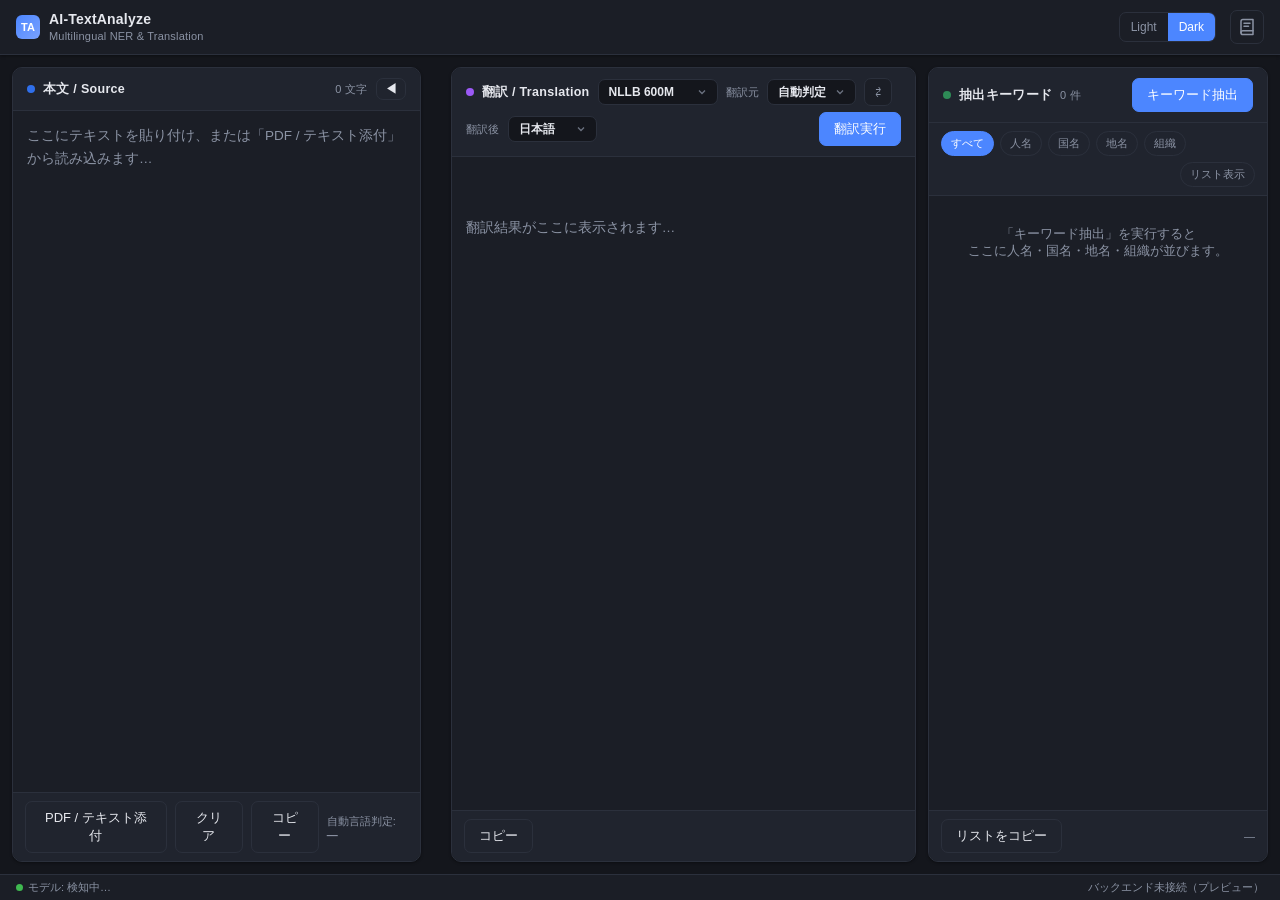
<file: frontend/index.html>
<!DOCTYPE html>
<html lang="ja" data-theme="dark">
<head>
  <meta charset="UTF-8">
  <meta name="viewport" content="width=device-width, initial-scale=1.0">
  <title>AI-TextAnalyze</title>
  <link rel="stylesheet" href="style.css">
</head>
<body>

  <div class="topbar">
    <div class="brand">
      <div class="logo">TA</div>
      <div>
        AI-TextAnalyze
        <br><small>Multilingual NER &amp; Translation</small>
      </div>
    </div>
    <div class="spacer"></div>
    <div class="toggle" id="themeToggle">
      <button data-t="light" onclick="setTheme('light')">Light</button>
      <button data-t="dark" class="active" onclick="setTheme('dark')">Dark</button>
    </div>
    <button type="button" class="help-btn" id="btnHelp" onclick="openHelp()" title="ヘルプ" aria-label="ヘルプを開く">
      <svg width="18" height="18" viewBox="0 0 24 24" fill="none" stroke="currentColor" stroke-width="2" stroke-linecap="round" stroke-linejoin="round" aria-hidden="true">
        <path d="M4 19.5A2.5 2.5 0 0 1 6.5 17H20"/>
        <path d="M6.5 2H20v20H6.5A2.5 2.5 0 0 1 4 19.5v-15A2.5 2.5 0 0 1 6.5 2z"/>
        <path d="M8 7h8M8 11h6"/>
      </svg>
    </button>
  </div>

  <div class="workspace" id="workspace">
    <div class="panel panel-source" id="sourcePanel">
      <div class="panel-head">
        <span class="dot" style="background:#2f6feb"></span>
        <span class="panel-title">本文 / Source</span>
        <span class="count" id="charCount">0 文字</span>
        <button
          class="btn ghost icon-btn"
          id="btnToggleSource"
          type="button"
          title="本文を折りたたむ"
          aria-label="本文サイドバーを折りたたむ"
          onclick="toggleSourceSidebar()"
        >◀</button>
      </div>
      <button
        class="source-rail"
        id="sourceRail"
        type="button"
        title="本文を展開"
        aria-label="本文サイドバーを展開"
        onclick="toggleSourceSidebar()"
      >
        <span class="source-rail-icon">▶</span>
        <span class="source-rail-label">本文</span>
        <span class="source-rail-count" id="charCountRail">0</span>
      </button>
      <div class="panel-body source-body">
        <div
          id="source"
          class="text-surface source-surface"
          contenteditable="true"
          spellcheck="false"
          data-placeholder="ここにテキストを貼り付け、または「PDF / テキスト添付」から読み込みます…"
        ></div>
        <!-- 翻訳後: unit 単位で本文側もクリック連動ハイライトする -->
        <div
          id="sourceAlignView"
          class="text-surface source-surface align-units-view"
          hidden
          aria-label="本文（対応ハイライト）"
        ></div>
      </div>
      <div class="panel-foot source-foot">
        <button class="btn ghost" id="btnAttach" type="button" onclick="attachFile()">PDF / テキスト添付</button>
        <button class="btn ghost" type="button" onclick="clearAll()">クリア</button>
        <button class="btn ghost" id="btnCopySource" type="button" onclick="copySource()">コピー</button>
        <span class="hint">自動言語判定: <b id="detLang">—</b></span>
      </div>
    </div>

    <div class="splitter" id="splitter" role="separator" aria-orientation="vertical" aria-label="本文と翻訳の幅を変更"></div>

    <div class="main-panels" id="mainPanels">
      <div class="panel panel-translate">
        <div class="panel-head trans-head">
          <span class="dot" style="background:#9b59f6"></span>
          <span class="panel-title">翻訳 / Translation</span>
          <label class="mt-model-picker compact">
            <select id="mtModelSelect" onchange="onMtModelChange()" aria-label="翻訳モデル選択">
              <option value="nllb-600m">NLLB 600M</option>
              <option value="nllb-1.3b">NLLB 1.3B</option>
            </select>
          </label>
          <span class="lbl">翻訳元</span>
          <select id="srcLang" aria-label="翻訳元言語">
            <option value="auto">自動判定</option>
            <option value="ja">日本語</option>
            <option value="en">English</option>
            <option value="zh">中文</option>
            <option value="ru">Русский</option>
            <option value="ko">한국어</option>
          </select>
          <button class="swap" type="button" title="入れ替え" aria-label="翻訳元と翻訳後を入れ替え" onclick="swapLang()">⇄</button>
          <span class="lbl">翻訳後</span>
          <select id="tgtLang" aria-label="翻訳後言語">
            <option value="ja" selected>日本語</option>
            <option value="en">English</option>
            <option value="zh">中文</option>
            <option value="ru">Русский</option>
            <option value="ko">한국어</option>
          </select>
          <button class="btn primary" id="btnTranslate" type="button" onclick="translateText()">翻訳実行</button>
        </div>
        <div class="panel-body">
          <div id="targetView" class="text-surface target-surface" aria-label="翻訳結果">
            <div class="target-empty">翻訳結果がここに表示されます…</div>
          </div>
        </div>
        <div class="panel-foot translate-foot">
          <button class="btn ghost" id="btnCopyTarget" type="button" onclick="copyTarget()">コピー</button>
        </div>
      </div>

      <div class="panel panel-keywords">
        <div class="panel-head kw-head">
          <span class="dot" style="background:#2e8b57"></span>
          <span class="panel-title">抽出キーワード</span>
          <span class="count" id="kwCount">0 件</span>
          <button class="btn primary" id="btnExtract" type="button" onclick="extract()">キーワード抽出</button>
        </div>
        <div class="kw-toolbar">
          <button class="chip on" data-f="all" type="button" onclick="filterKw(this)">すべて</button>
          <button class="chip" data-f="per" type="button" onclick="filterKw(this)">人名</button>
          <button class="chip" data-f="country" type="button" onclick="filterKw(this)">国名</button>
          <button class="chip" data-f="city" type="button" onclick="filterKw(this)">地名</button>
          <button class="chip" data-f="org" type="button" onclick="filterKw(this)">組織</button>
          <button class="chip" style="margin-left:auto" type="button" onclick="toggleRaw()">リスト表示</button>
        </div>
        <div class="kw-list" id="kwList">
          <div class="kw-empty" style="padding:24px 14px;color:var(--text-sub);font-size:12.5px;text-align:center;">
            「キーワード抽出」を実行すると<br>ここに人名・国名・地名・組織が並びます。
          </div>
        </div>
        <pre class="kw-raw" id="kwRaw"></pre>
        <div class="panel-foot">
          <button class="btn ghost" type="button" onclick="copyRaw()">リストをコピー</button>
          <span class="hint" id="kwHint">—</span>
        </div>
      </div>
    </div>
  </div>

  <div class="statusbar">
    <span id="modelStatus"><span class="status-dot" id="statusDot"></span>モデル: 検知中…</span>
    <span class="spacer"></span>
    <span id="statusMsg">準備中…</span>
  </div>

  <div class="progress-overlay" id="progressOverlay" style="display:flex" aria-live="polite">
    <div class="progress-box">
      <div class="progress-label" id="progressLabel">起動中…</div>
      <div class="progress-track" id="progressTrack">
        <div class="progress-bar indeterminate" id="progressBar" style="width:35%"></div>
      </div>
      <div class="progress-detail" id="progressDetail">UI を準備しています</div>
    </div>
  </div>

  <script src="app.js"></script>
</body>
</html>
</file>
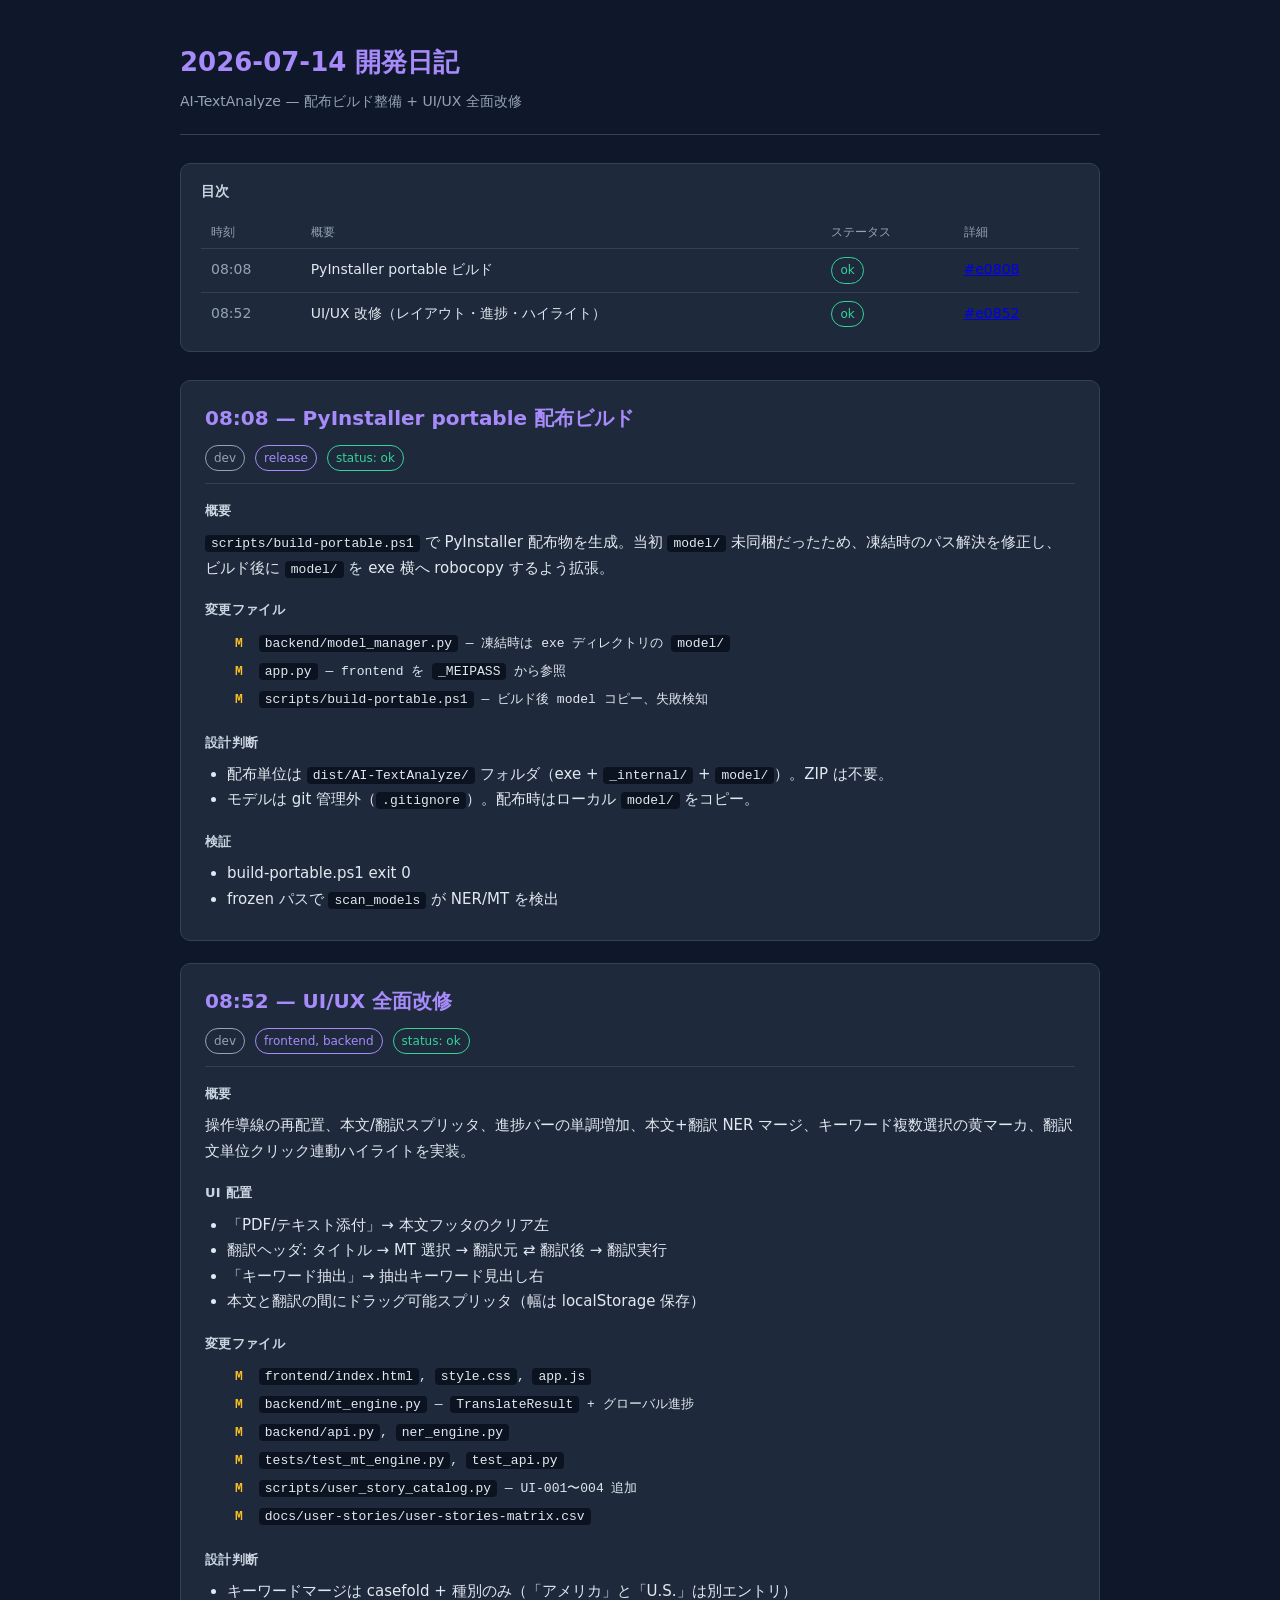
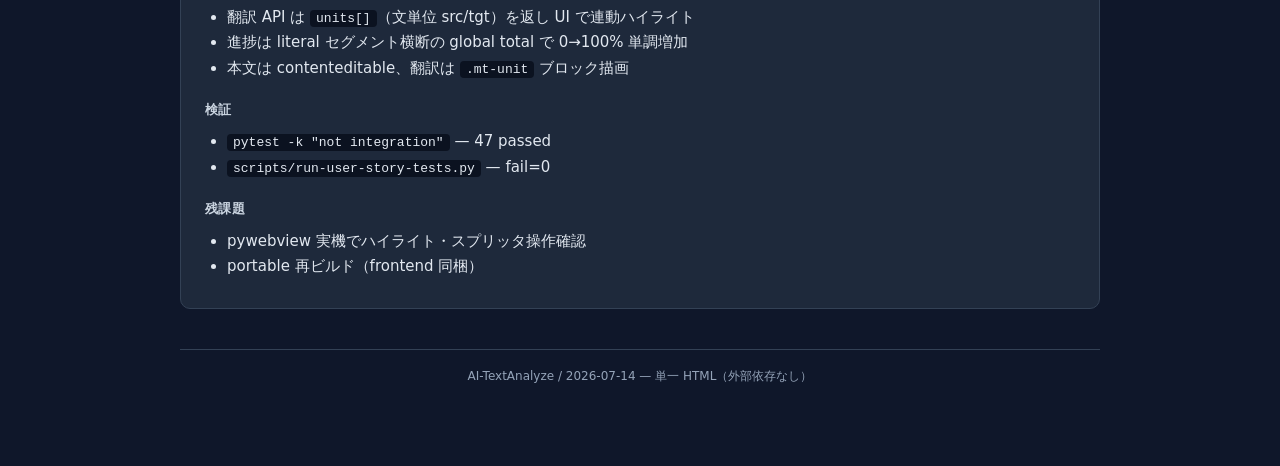
<file: docs/2026-07-14_開発日記.html>
<!DOCTYPE html>
<html lang="ja">
<head>
<meta charset="UTF-8">
<title>2026-07-14 開発日記 - AI-TextAnalyze</title>
<style>
:root {
  --bg: #0f172a;
  --card: #1e293b;
  --text: #e2e8f0;
  --muted: #94a3b8;
  --heading: #cbd5e1;
  --accent: #a78bfa;
  --accent-deep: #7c3aed;
  --border: #334155;
  --code-bg: #0b1220;
  --ok: #34d399;
  --warn: #fbbf24;
  --err: #f87171;
}
* { box-sizing: border-box; }
html { scroll-behavior: smooth; }
body.diary {
  margin: 0 auto;
  padding: 40px 20px 80px;
  max-width: 960px;
  background: var(--bg);
  color: var(--text);
  font-family: system-ui, -apple-system, "Segoe UI", "Hiragino Kaku Gothic ProN", "Yu Gothic", Meiryo, sans-serif;
  font-size: 15px;
  line-height: 1.7;
}
body.diary > header {
  margin-bottom: 28px;
  padding-bottom: 20px;
  border-bottom: 1px solid var(--border);
}
body.diary > header h1 {
  margin: 0 0 6px;
  font-size: 26px;
  color: var(--accent);
  font-weight: 600;
}
body.diary > header .subtitle {
  margin: 0;
  color: var(--muted);
  font-size: 14px;
}
.diary-toc {
  margin-bottom: 28px;
  padding: 16px 20px;
  background: var(--card);
  border: 1px solid var(--border);
  border-radius: 10px;
}
.diary-toc h2 {
  margin: 0 0 12px;
  font-size: 14px;
  color: var(--heading);
  letter-spacing: 0.3px;
  text-transform: uppercase;
  font-weight: 600;
}
.diary-toc table { width: 100%; border-collapse: collapse; font-size: 14px; }
.diary-toc th {
  text-align: left;
  padding: 6px 10px;
  color: var(--muted);
  font-weight: 500;
  font-size: 12px;
  border-bottom: 1px solid var(--border);
}
.diary-toc td {
  padding: 8px 10px;
  border-bottom: 1px solid var(--border);
}
.diary-toc tr:last-child td { border-bottom: none; }
.diary-toc td:first-child {
  color: var(--muted);
  white-space: nowrap;
  font-variant-numeric: tabular-nums;
}
.entry {
  margin: 22px 0;
  padding: 20px 24px;
  background: var(--card);
  border: 1px solid var(--border);
  border-radius: 10px;
}
.entry h2 {
  margin: 0 0 10px;
  font-size: 20px;
  color: var(--accent);
  font-weight: 600;
}
.entry .meta {
  margin: 0 0 16px;
  padding-bottom: 12px;
  border-bottom: 1px solid var(--border);
  font-size: 13px;
  color: var(--muted);
  display: flex;
  flex-wrap: wrap;
  gap: 10px;
  align-items: center;
}
.entry h3 {
  margin: 18px 0 8px;
  font-size: 13px;
  color: var(--heading);
  letter-spacing: 0.3px;
  text-transform: uppercase;
  font-weight: 600;
}
.entry h3:first-of-type { margin-top: 0; }
.entry p { margin: 8px 0; }
.entry ul { margin: 8px 0; padding-left: 22px; }
.tag {
  display: inline-block;
  padding: 2px 8px;
  font-size: 12px;
  border-radius: 999px;
  border: 1px solid var(--border);
  font-weight: 500;
}
.tag-scope { border-color: var(--accent); color: var(--accent); }
.tag-ok { border-color: var(--ok); color: var(--ok); }
.tag-type { border-color: var(--muted); color: var(--muted); }
code {
  background: var(--code-bg);
  padding: 1px 6px;
  border-radius: 4px;
  font-family: ui-monospace, Consolas, monospace;
  font-size: 13px;
}
.changes { list-style: none; padding-left: 0; }
.changes li {
  padding: 3px 0;
  font-family: ui-monospace, Consolas, monospace;
  font-size: 13px;
}
.changes .op { display: inline-block; width: 24px; text-align: center; font-weight: 600; }
.op-mod { color: var(--warn); }
.op-add { color: var(--ok); }
footer {
  margin-top: 40px;
  padding-top: 16px;
  border-top: 1px solid var(--border);
  font-size: 12px;
  color: var(--muted);
  text-align: center;
}
</style>
</head>
<body class="diary">
<header>
  <h1>2026-07-14 開発日記</h1>
  <p class="subtitle">AI-TextAnalyze — 配布ビルド整備 + UI/UX 全面改修</p>
</header>

<section class="diary-toc">
  <h2>目次</h2>
  <table>
    <thead>
      <tr><th>時刻</th><th>概要</th><th>ステータス</th><th>詳細</th></tr>
    </thead>
    <tbody>
      <tr>
        <td>08:08</td>
        <td>PyInstaller portable ビルド</td>
        <td><span class="tag tag-ok">ok</span></td>
        <td><a href="#e0808">#e0808</a></td>
      </tr>
      <tr>
        <td>08:52</td>
        <td>UI/UX 改修（レイアウト・進捗・ハイライト）</td>
        <td><span class="tag tag-ok">ok</span></td>
        <td><a href="#e0852">#e0852</a></td>
      </tr>
    </tbody>
  </table>
</section>

<article class="entry" id="e0808">
  <h2>08:08 — PyInstaller portable 配布ビルド</h2>
  <div class="meta">
    <span class="tag tag-type">dev</span>
    <span class="tag tag-scope">release</span>
    <span class="tag tag-ok">status: ok</span>
  </div>

  <h3>概要</h3>
  <p><code>scripts/build-portable.ps1</code> で PyInstaller 配布物を生成。当初 <code>model/</code> 未同梱だったため、凍結時のパス解決を修正し、ビルド後に <code>model/</code> を exe 横へ robocopy するよう拡張。</p>

  <h3>変更ファイル</h3>
  <ul class="changes">
    <li><span class="op op-mod">M</span> <code>backend/model_manager.py</code> — 凍結時は exe ディレクトリの <code>model/</code></li>
    <li><span class="op op-mod">M</span> <code>app.py</code> — frontend を <code>_MEIPASS</code> から参照</li>
    <li><span class="op op-mod">M</span> <code>scripts/build-portable.ps1</code> — ビルド後 model コピー、失敗検知</li>
  </ul>

  <h3>設計判断</h3>
  <ul>
    <li>配布単位は <code>dist/AI-TextAnalyze/</code> フォルダ（exe + <code>_internal/</code> + <code>model/</code>）。ZIP は不要。</li>
    <li>モデルは git 管理外（<code>.gitignore</code>）。配布時はローカル <code>model/</code> をコピー。</li>
  </ul>

  <h3>検証</h3>
  <ul>
    <li>build-portable.ps1 exit 0</li>
    <li>frozen パスで <code>scan_models</code> が NER/MT を検出</li>
  </ul>
</article>

<article class="entry" id="e0852">
  <h2>08:52 — UI/UX 全面改修</h2>
  <div class="meta">
    <span class="tag tag-type">dev</span>
    <span class="tag tag-scope">frontend, backend</span>
    <span class="tag tag-ok">status: ok</span>
  </div>

  <h3>概要</h3>
  <p>操作導線の再配置、本文/翻訳スプリッタ、進捗バーの単調増加、本文+翻訳 NER マージ、キーワード複数選択の黄マーカ、翻訳文単位クリック連動ハイライトを実装。</p>

  <h3>UI 配置</h3>
  <ul>
    <li>「PDF/テキスト添付」→ 本文フッタのクリア左</li>
    <li>翻訳ヘッダ: タイトル → MT 選択 → 翻訳元 ⇄ 翻訳後 → 翻訳実行</li>
    <li>「キーワード抽出」→ 抽出キーワード見出し右</li>
    <li>本文と翻訳の間にドラッグ可能スプリッタ（幅は localStorage 保存）</li>
  </ul>

  <h3>変更ファイル</h3>
  <ul class="changes">
    <li><span class="op op-mod">M</span> <code>frontend/index.html</code>, <code>style.css</code>, <code>app.js</code></li>
    <li><span class="op op-mod">M</span> <code>backend/mt_engine.py</code> — <code>TranslateResult</code> + グローバル進捗</li>
    <li><span class="op op-mod">M</span> <code>backend/api.py</code>, <code>ner_engine.py</code></li>
    <li><span class="op op-mod">M</span> <code>tests/test_mt_engine.py</code>, <code>test_api.py</code></li>
    <li><span class="op op-mod">M</span> <code>scripts/user_story_catalog.py</code> — UI-001〜004 追加</li>
    <li><span class="op op-mod">M</span> <code>docs/user-stories/user-stories-matrix.csv</code></li>
  </ul>

  <h3>設計判断</h3>
  <ul>
    <li>キーワードマージは casefold + 種別のみ（「アメリカ」と「U.S.」は別エントリ）</li>
    <li>翻訳 API は <code>units[]</code>（文単位 src/tgt）を返し UI で連動ハイライト</li>
    <li>進捗は literal セグメント横断の global total で 0→100% 単調増加</li>
    <li>本文は contenteditable、翻訳は <code>.mt-unit</code> ブロック描画</li>
  </ul>

  <h3>検証</h3>
  <ul>
    <li><code>pytest -k "not integration"</code> — 47 passed</li>
    <li><code>scripts/run-user-story-tests.py</code> — fail=0</li>
  </ul>

  <h3>残課題</h3>
  <ul>
    <li>pywebview 実機でハイライト・スプリッタ操作確認</li>
    <li>portable 再ビルド（frontend 同梱）</li>
  </ul>
</article>

<footer>
  AI-TextAnalyze / 2026-07-14 — 単一 HTML（外部依存なし）
</footer>
</body>
</html>
</file>
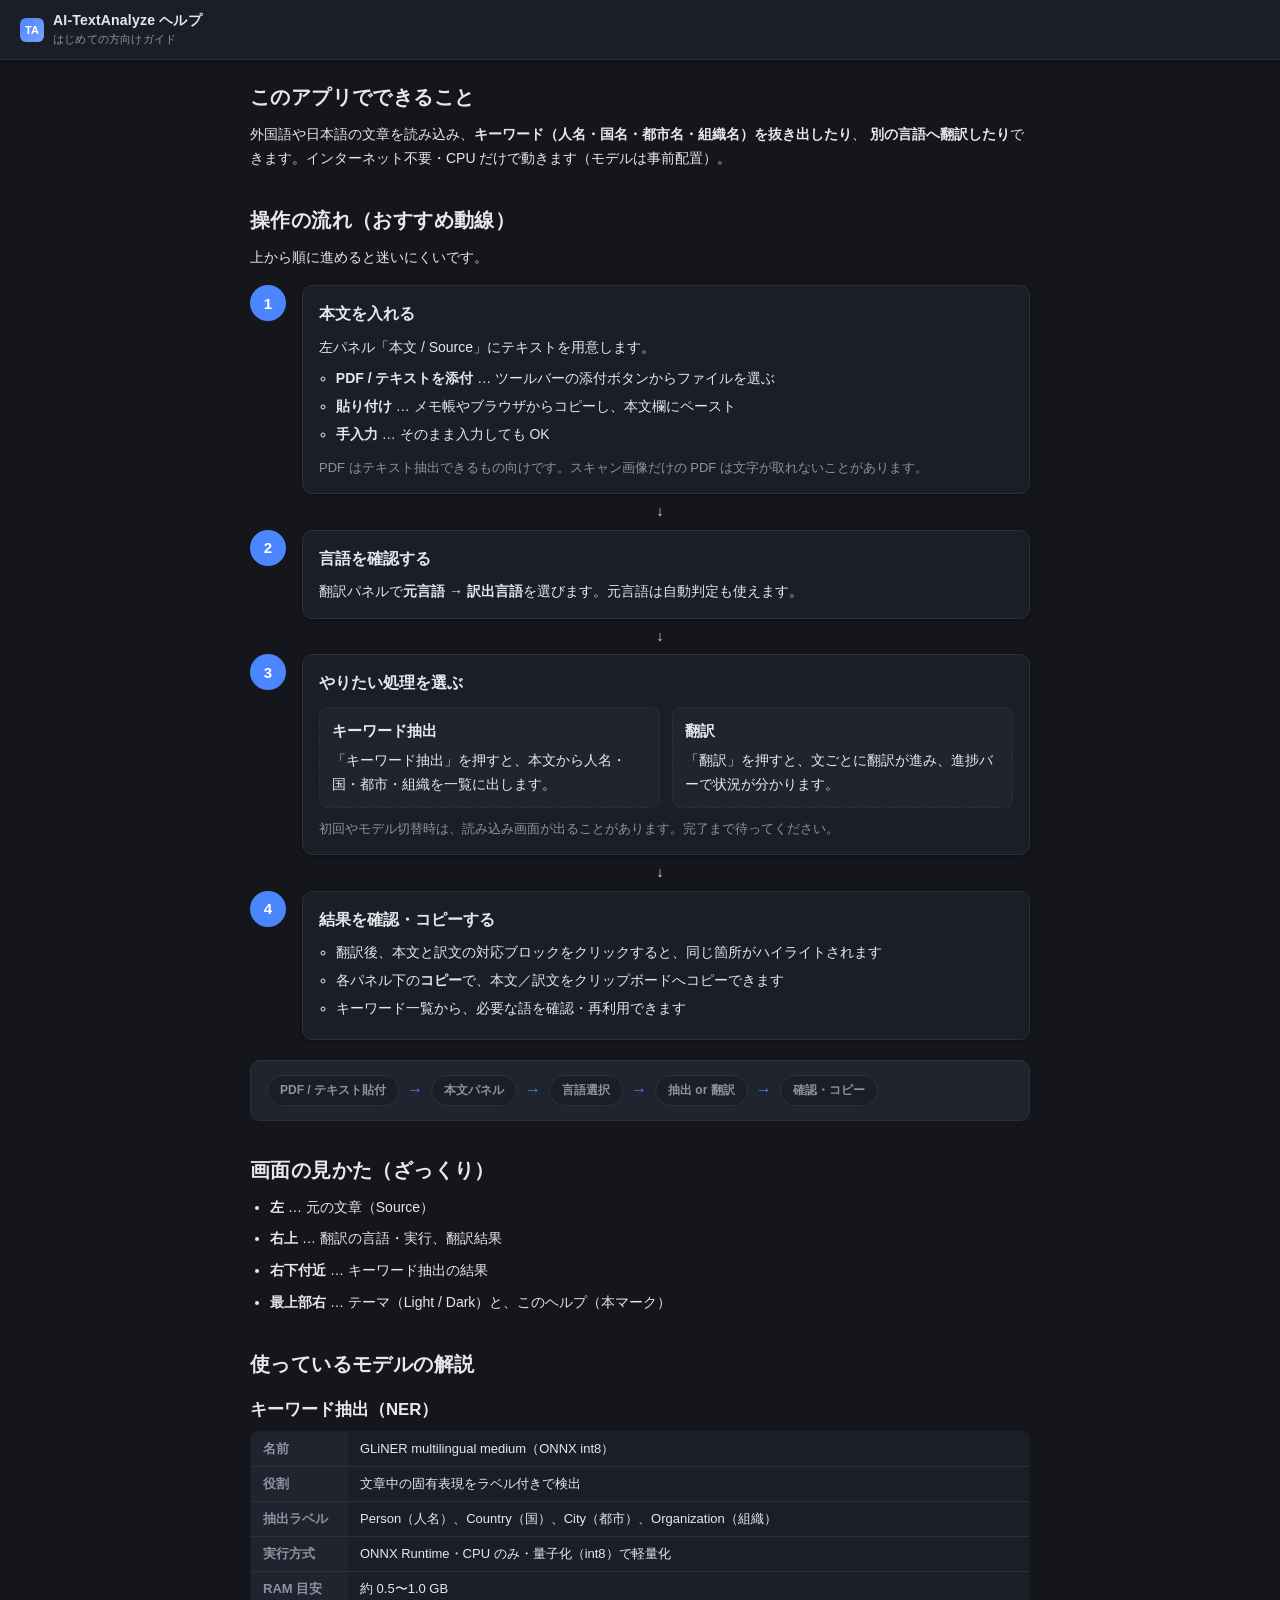
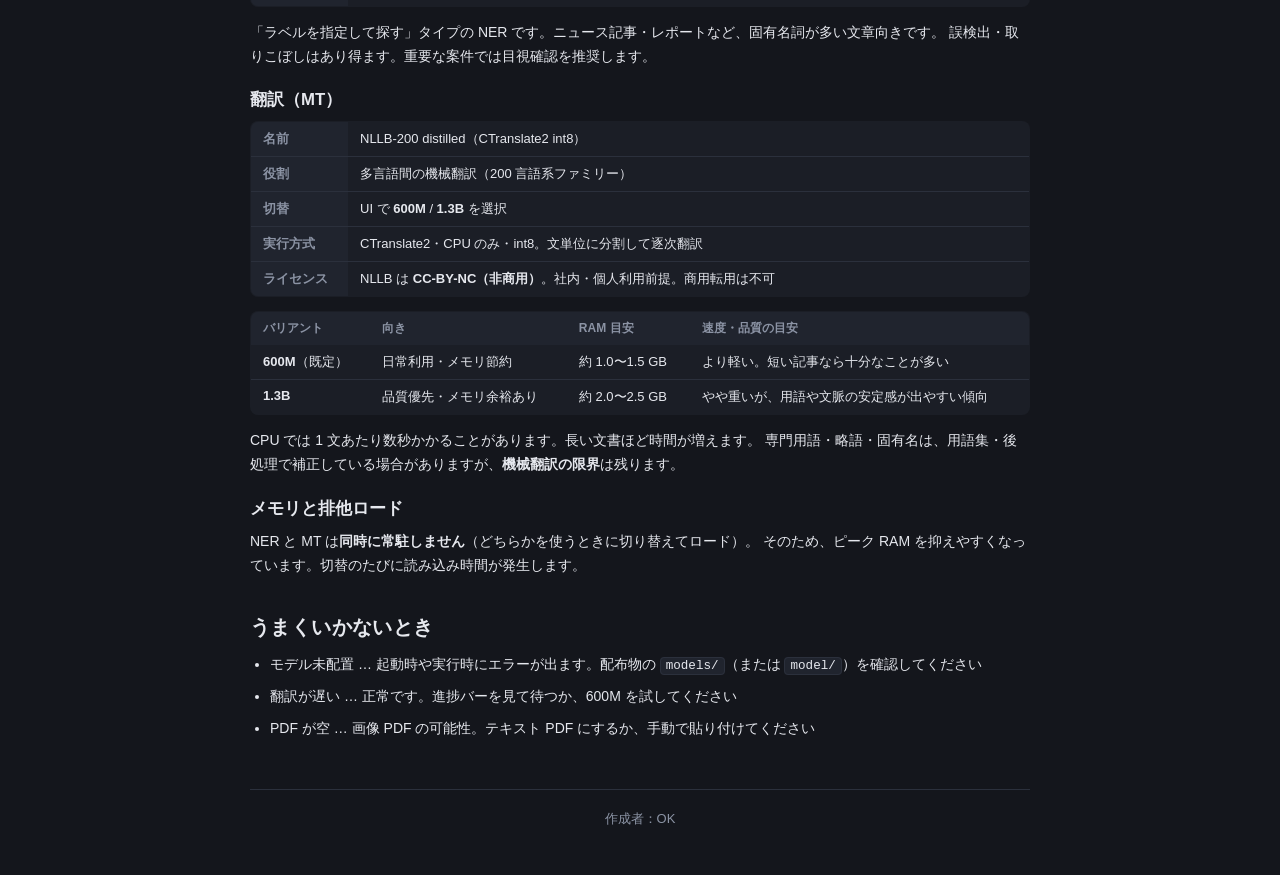
<file: frontend/help.html>
<!DOCTYPE html>
<html lang="ja" data-theme="dark">
<head>
  <meta charset="UTF-8">
  <meta name="viewport" content="width=device-width, initial-scale=1.0">
  <title>AI-TextAnalyze ヘルプ</title>
  <link rel="stylesheet" href="style.css">
  <link rel="stylesheet" href="help.css">
</head>
<body class="help-body">

  <header class="help-header">
    <div class="brand">
      <div class="logo">TA</div>
      <div>
        AI-TextAnalyze ヘルプ
        <br><small>はじめての方向けガイド</small>
      </div>
    </div>
  </header>

  <main class="help-main">

    <section class="help-section">
      <h1>このアプリでできること</h1>
      <p>
        外国語や日本語の文章を読み込み、<strong>キーワード（人名・国名・都市名・組織名）を抜き出したり</strong>、
        <strong>別の言語へ翻訳したり</strong>できます。インターネット不要・CPU だけで動きます（モデルは事前配置）。
      </p>
    </section>

    <section class="help-section">
      <h1>操作の流れ（おすすめ動線）</h1>
      <p class="help-lead">上から順に進めると迷いにくいです。</p>

      <ol class="flow">
        <li class="flow-step">
          <div class="flow-num">1</div>
          <div class="flow-card">
            <h2>本文を入れる</h2>
            <p>左パネル「本文 / Source」にテキストを用意します。</p>
            <ul>
              <li><strong>PDF / テキストを添付</strong> … ツールバーの添付ボタンからファイルを選ぶ</li>
              <li><strong>貼り付け</strong> … メモ帳やブラウザからコピーし、本文欄にペースト</li>
              <li><strong>手入力</strong> … そのまま入力しても OK</li>
            </ul>
            <p class="hint">PDF はテキスト抽出できるもの向けです。スキャン画像だけの PDF は文字が取れないことがあります。</p>
          </div>
        </li>
        <li class="flow-arrow" aria-hidden="true">↓</li>
        <li class="flow-step">
          <div class="flow-num">2</div>
          <div class="flow-card">
            <h2>言語を確認する</h2>
            <p>翻訳パネルで<strong>元言語 → 訳出言語</strong>を選びます。元言語は自動判定も使えます。</p>
          </div>
        </li>
        <li class="flow-arrow" aria-hidden="true">↓</li>
        <li class="flow-step">
          <div class="flow-num">3</div>
          <div class="flow-card">
            <h2>やりたい処理を選ぶ</h2>
            <div class="flow-split">
              <div>
                <h3>キーワード抽出</h3>
                <p>「キーワード抽出」を押すと、本文から人名・国・都市・組織を一覧に出します。</p>
              </div>
              <div>
                <h3>翻訳</h3>
                <p>「翻訳」を押すと、文ごとに翻訳が進み、進捗バーで状況が分かります。</p>
              </div>
            </div>
            <p class="hint">初回やモデル切替時は、読み込み画面が出ることがあります。完了まで待ってください。</p>
          </div>
        </li>
        <li class="flow-arrow" aria-hidden="true">↓</li>
        <li class="flow-step">
          <div class="flow-num">4</div>
          <div class="flow-card">
            <h2>結果を確認・コピーする</h2>
            <ul>
              <li>翻訳後、本文と訳文の対応ブロックをクリックすると、同じ箇所がハイライトされます</li>
              <li>各パネル下の<strong>コピー</strong>で、本文／訳文をクリップボードへコピーできます</li>
              <li>キーワード一覧から、必要な語を確認・再利用できます</li>
            </ul>
          </div>
        </li>
      </ol>

      <div class="flow-diagram" aria-hidden="true">
        <span class="chip">PDF / テキスト貼付</span>
        <span class="arrow">→</span>
        <span class="chip">本文パネル</span>
        <span class="arrow">→</span>
        <span class="chip">言語選択</span>
        <span class="arrow">→</span>
        <span class="chip">抽出 or 翻訳</span>
        <span class="arrow">→</span>
        <span class="chip">確認・コピー</span>
      </div>
    </section>

    <section class="help-section">
      <h1>画面の見かた（ざっくり）</h1>
      <ul class="plain-list">
        <li><strong>左</strong> … 元の文章（Source）</li>
        <li><strong>右上</strong> … 翻訳の言語・実行、翻訳結果</li>
        <li><strong>右下付近</strong> … キーワード抽出の結果</li>
        <li><strong>最上部右</strong> … テーマ（Light / Dark）と、このヘルプ（本マーク）</li>
      </ul>
    </section>

    <section class="help-section">
      <h1>使っているモデルの解説</h1>

      <h2>キーワード抽出（NER）</h2>
      <table class="help-table">
        <tbody>
          <tr><th>名前</th><td>GLiNER multilingual medium（ONNX int8）</td></tr>
          <tr><th>役割</th><td>文章中の固有表現をラベル付きで検出</td></tr>
          <tr><th>抽出ラベル</th><td>Person（人名）、Country（国）、City（都市）、Organization（組織）</td></tr>
          <tr><th>実行方式</th><td>ONNX Runtime・CPU のみ・量子化（int8）で軽量化</td></tr>
          <tr><th>RAM 目安</th><td>約 0.5〜1.0 GB</td></tr>
        </tbody>
      </table>
      <p>
        「ラベルを指定して探す」タイプの NER です。ニュース記事・レポートなど、固有名詞が多い文章向きです。
        誤検出・取りこぼしはあり得ます。重要な案件では目視確認を推奨します。
      </p>

      <h2>翻訳（MT）</h2>
      <table class="help-table">
        <tbody>
          <tr><th>名前</th><td>NLLB-200 distilled（CTranslate2 int8）</td></tr>
          <tr><th>役割</th><td>多言語間の機械翻訳（200 言語系ファミリー）</td></tr>
          <tr><th>切替</th><td>UI で <strong>600M</strong> / <strong>1.3B</strong> を選択</td></tr>
          <tr><th>実行方式</th><td>CTranslate2・CPU のみ・int8。文単位に分割して逐次翻訳</td></tr>
          <tr><th>ライセンス</th><td>NLLB は <strong>CC-BY-NC（非商用）</strong>。社内・個人利用前提。商用転用は不可</td></tr>
        </tbody>
      </table>

      <table class="help-table compare">
        <thead>
          <tr>
            <th>バリアント</th>
            <th>向き</th>
            <th>RAM 目安</th>
            <th>速度・品質の目安</th>
          </tr>
        </thead>
        <tbody>
          <tr>
            <td><strong>600M</strong>（既定）</td>
            <td>日常利用・メモリ節約</td>
            <td>約 1.0〜1.5 GB</td>
            <td>より軽い。短い記事なら十分なことが多い</td>
          </tr>
          <tr>
            <td><strong>1.3B</strong></td>
            <td>品質優先・メモリ余裕あり</td>
            <td>約 2.0〜2.5 GB</td>
            <td>やや重いが、用語や文脈の安定感が出やすい傾向</td>
          </tr>
        </tbody>
      </table>
      <p>
        CPU では 1 文あたり数秒かかることがあります。長い文書ほど時間が増えます。
        専門用語・略語・固有名は、用語集・後処理で補正している場合がありますが、<strong>機械翻訳の限界</strong>は残ります。
      </p>

      <h2>メモリと排他ロード</h2>
      <p>
        NER と MT は<strong>同時に常駐しません</strong>（どちらかを使うときに切り替えてロード）。
        そのため、ピーク RAM を抑えやすくなっています。切替のたびに読み込み時間が発生します。
      </p>
    </section>

    <section class="help-section">
      <h1>うまくいかないとき</h1>
      <ul class="plain-list">
        <li>モデル未配置 … 起動時や実行時にエラーが出ます。配布物の <code>models/</code>（または <code>model/</code>）を確認してください</li>
        <li>翻訳が遅い … 正常です。進捗バーを見て待つか、600M を試してください</li>
        <li>PDF が空 … 画像 PDF の可能性。テキスト PDF にするか、手動で貼り付けてください</li>
      </ul>
    </section>

    <footer class="help-footer">
      <p>作成者：OK</p>
    </footer>
  </main>

  <script>
    (function () {
      var params = new URLSearchParams(location.search);
      var theme = params.get("theme") || localStorage.getItem("ai-textanalyze-theme") || "dark";
      document.documentElement.setAttribute("data-theme", theme === "light" ? "light" : "dark");
    })();
  </script>
</body>
</html>
</file>
<file: frontend/style.css>
:root {
  --bg: #f4f5f7;
  --panel: #ffffff;
  --panel-header: #fbfbfd;
  --border: #e2e4e9;
  --text: #1f2430;
  --text-sub: #6b7280;
  --accent: #2f6feb;
  --accent-hover: #2559c9;
  --input-bg: #ffffff;
  --tag-per: #e8f3ec;
  --tag-country: #fef3e2;
  --tag-city: #fff4e6;
  --tag-org: #eef2ff;
  --shadow: 0 1px 3px rgba(0,0,0,.06), 0 1px 2px rgba(0,0,0,.04);
  --toolbar: #ffffff;
  --kw-mark: #ffe566;
  --align-hl: rgba(255, 120, 120, 0.28);
}
html[data-theme="dark"] {
  --bg: #14161c;
  --panel: #1b1e26;
  --panel-header: #20242e;
  --border: #2b303c;
  --text: #e6e8ee;
  --text-sub: #8b93a4;
  --accent: #4c86ff;
  --accent-hover: #3d74e8;
  --input-bg: #14161c;
  --tag-per: #1c2e24;
  --tag-country: #33291a;
  --tag-city: #3a2e1a;
  --tag-org: #232a3d;
  --shadow: 0 1px 3px rgba(0,0,0,.4);
  --toolbar: #1b1e26;
  --kw-mark: #c9a800;
  --align-hl: rgba(255, 100, 100, 0.32);
}

* { box-sizing: border-box; margin: 0; padding: 0; }
html, body { height: 100%; }
body {
  font-family: -apple-system, "Segoe UI", "Hiragino Kaku Gothic ProN", "Yu Gothic UI", Meiryo, sans-serif;
  background: var(--bg);
  color: var(--text);
  display: flex;
  flex-direction: column;
  height: 100vh;
  overflow: hidden;
  transition: background .2s, color .2s;
}

.topbar {
  display: flex;
  align-items: center;
  gap: 14px;
  padding: 10px 16px;
  background: var(--toolbar);
  border-bottom: 1px solid var(--border);
  box-shadow: var(--shadow);
  z-index: 5;
}
.brand {
  display: flex;
  align-items: center;
  gap: 9px;
  font-weight: 600;
  font-size: 14px;
  letter-spacing: .2px;
}
.brand .logo {
  width: 24px; height: 24px;
  border-radius: 6px;
  background: linear-gradient(135deg, var(--accent), #7aa2ff);
  display: flex; align-items: center; justify-content: center;
  color: #fff; font-size: 11px; font-weight: 700;
}
.brand small { color: var(--text-sub); font-weight: 400; font-size: 11px; }
.topbar .spacer { flex: 1; }

.help-btn {
  display: inline-flex;
  align-items: center;
  justify-content: center;
  width: 34px;
  height: 34px;
  padding: 0;
  border: 1px solid var(--border);
  border-radius: 7px;
  background: var(--panel);
  color: var(--text-sub);
  cursor: pointer;
  flex-shrink: 0;
}
.help-btn:hover {
  color: var(--accent);
  border-color: var(--accent);
}
.help-btn:focus-visible {
  outline: 2px solid var(--accent);
  outline-offset: 2px;
}

.mt-model-picker {
  display: inline-flex;
  align-items: center;
  gap: 8px;
  font-size: 12px;
  color: var(--text-sub);
}
.mt-model-picker .lbl { white-space: nowrap; }
.mt-model-picker select {
  min-width: 148px;
  padding-top: 6px;
  padding-bottom: 6px;
}

.btn {
  font: inherit;
  font-size: 13px;
  border: 1px solid var(--border);
  background: var(--panel);
  color: var(--text);
  padding: 7px 14px;
  border-radius: 7px;
  cursor: pointer;
  transition: background .15s, border-color .15s, opacity .15s;
  display: inline-flex; align-items: center; gap: 6px;
}
.btn:hover:not(:disabled) { border-color: var(--accent); }
.btn:disabled { opacity: .45; cursor: not-allowed; }
.btn.primary {
  background: var(--accent);
  color: #fff;
  border-color: var(--accent);
  font-weight: 500;
}
.btn.primary:hover:not(:disabled) { background: var(--accent-hover); border-color: var(--accent-hover); }
.btn.ghost { background: transparent; }

select {
  font: inherit;
  font-size: 13px;
  padding: 7px 28px 7px 10px;
  border: 1px solid var(--border);
  border-radius: 7px;
  background: var(--input-bg) url("data:image/svg+xml;utf8,<svg xmlns='http://www.w3.org/2000/svg' width='12' height='12' viewBox='0 0 24 24' fill='none' stroke='%236b7280' stroke-width='2.5'><path d='M6 9l6 6 6-6'/></svg>") no-repeat right 9px center;
  color: var(--text);
  appearance: none;
  cursor: pointer;
}

.toggle {
  display: inline-flex;
  border: 1px solid var(--border);
  border-radius: 7px;
  overflow: hidden;
}
.toggle button {
  border: none; background: transparent; color: var(--text-sub);
  padding: 7px 11px; font: inherit; font-size: 12px; cursor: pointer;
  display: flex; align-items: center; gap: 5px;
}
.toggle button.active { background: var(--accent); color: #fff; }

.mt-model-picker.compact select {
  min-width: 120px;
  padding-top: 5px;
  padding-bottom: 5px;
  font-size: 12px;
}

.workspace {
  flex: 1;
  display: grid;
  grid-template-columns: var(--source-col-width, minmax(280px, 1fr)) 6px minmax(0, 2fr);
  gap: 0 12px;
  padding: 12px;
  min-height: 0;
}
.workspace.source-collapsed {
  grid-template-columns: 48px 0 minmax(0, 1fr);
}

.splitter {
  width: 6px;
  margin: 0 -3px;
  cursor: col-resize;
  border-radius: 4px;
  background: transparent;
  transition: background 0.15s;
  z-index: 2;
  align-self: stretch;
}
.splitter:hover,
.splitter.dragging {
  background: var(--accent);
  opacity: 0.45;
}
.workspace.source-collapsed .splitter {
  display: none;
  pointer-events: none;
}

.main-panels {
  display: grid;
  grid-template-columns: minmax(0, 1fr) 340px;
  gap: 12px;
  min-width: 0;
  min-height: 0;
}

.panel {
  background: var(--panel);
  border: 1px solid var(--border);
  border-radius: 10px;
  box-shadow: var(--shadow);
  display: flex;
  flex-direction: column;
  min-height: 0;
  overflow: hidden;
}
.panel-source {
  transition: width .2s ease;
}
.panel-head {
  display: flex;
  align-items: center;
  gap: 8px;
  padding: 10px 14px;
  background: var(--panel-header);
  border-bottom: 1px solid var(--border);
  font-size: 12.5px;
  font-weight: 600;
  letter-spacing: .3px;
}
.panel-head .dot { width: 8px; height: 8px; border-radius: 50%; }
.panel-head .panel-title { white-space: nowrap; }
.panel-head .count {
  color: var(--text-sub);
  font-weight: 400;
  font-size: 11px;
}
.panel-head.kw-head .count,
.panel-head.trans-head .panel-title {
  margin-right: 0;
}
.panel-head.kw-head #btnExtract {
  margin-left: auto;
}
.trans-head {
  flex-wrap: wrap;
  gap: 6px 8px;
}
.trans-head .lbl {
  font-size: 11px;
  color: var(--text-sub);
  font-weight: 400;
}
.trans-head select {
  padding-top: 5px;
  padding-bottom: 5px;
  font-size: 12px;
}
.trans-head .swap {
  border: 1px solid var(--border);
  background: var(--panel);
  color: var(--text-sub);
  width: 28px;
  height: 28px;
  border-radius: 7px;
  cursor: pointer;
  display: flex;
  align-items: center;
  justify-content: center;
  flex-shrink: 0;
}
.trans-head .swap:hover {
  color: var(--accent);
  border-color: var(--accent);
}
.trans-head #btnTranslate {
  margin-left: auto;
}
.icon-btn {
  padding: 4px 8px;
  min-width: 28px;
  justify-content: center;
  font-size: 12px;
  line-height: 1;
}
.panel-body { flex: 1; min-height: 0; display: flex; flex-direction: column; }

.source-rail {
  display: none;
  flex: 1;
  width: 100%;
  border: none;
  background: var(--panel-header);
  color: var(--text-sub);
  cursor: pointer;
  flex-direction: column;
  align-items: center;
  justify-content: flex-start;
  gap: 12px;
  padding: 14px 0;
}
.source-rail:hover { color: var(--accent); background: var(--panel); }
.source-rail-icon { font-size: 12px; line-height: 1; }
.source-rail-label {
  writing-mode: vertical-rl;
  text-orientation: mixed;
  font-size: 12px;
  font-weight: 600;
  letter-spacing: 0.2em;
}
.source-rail-count {
  font-size: 10px;
  writing-mode: horizontal-tb;
  color: var(--text-sub);
}

.workspace.source-collapsed .panel-source .panel-head,
.workspace.source-collapsed .panel-source .source-body,
.workspace.source-collapsed .panel-source .source-foot {
  display: none;
}
.workspace.source-collapsed .panel-source .source-rail {
  display: flex;
}
.workspace.source-collapsed .panel-source {
  min-width: 48px;
}

.panel-source .panel-head .count {
  margin-left: auto;
}

textarea {
  flex: 1;
  resize: none;
  border: none;
  outline: none;
  padding: 14px;
  font: inherit;
  font-size: 13.5px;
  line-height: 1.7;
  background: transparent;
  color: var(--text);
}
textarea::placeholder { color: var(--text-sub); }

textarea::placeholder { color: var(--text-sub); }

.text-surface {
  flex: 1;
  overflow-y: auto;
  padding: 14px;
  font: inherit;
  font-size: 13.5px;
  line-height: 1.7;
  background: transparent;
  color: var(--text);
  outline: none;
  white-space: pre-wrap;
  word-break: break-word;
}
.text-surface:empty::before {
  content: attr(data-placeholder);
  color: var(--text-sub);
  pointer-events: none;
}
.source-body {
  display: flex;
  flex-direction: column;
  min-height: 0;
  flex: 1;
}
.source-surface {
  min-height: 100%;
}
.align-units-view {
  flex: 1;
}
.target-surface {
  min-height: 100%;
}
.target-empty {
  color: var(--text-sub);
  font-size: 13.5px;
}
.mt-unit {
  padding: 2px 4px;
  margin: 0 -4px;
  border-radius: 4px;
  cursor: pointer;
  transition: background 0.12s;
}
.mt-unit:hover {
  background: var(--panel-header);
}
.mt-unit.align-hl {
  background: var(--align-hl);
}
.source-span.align-hl {
  background: var(--align-hl);
  border-radius: 3px;
}
mark.kw-mark {
  background: var(--kw-mark);
  color: inherit;
  padding: 0 1px;
  border-radius: 2px;
}
mark.align-hl,
.source-span.align-hl {
  background: var(--align-hl);
  color: inherit;
  padding: 0 1px;
  border-radius: 2px;
}

.panel-foot {
  border-top: 1px solid var(--border);
  padding: 8px 12px;
  display: flex;
  align-items: center;
  gap: 8px;
  background: var(--panel-header);
}
.panel-foot .hint { color: var(--text-sub); font-size: 11px; margin-left: auto; }

.trans-controls {
  display: none;
}
.trans-controls .lbl { font-size: 11px; color: var(--text-sub); }
.swap {
  border: 1px solid var(--border);
  background: var(--panel);
  color: var(--text-sub);
  width: 28px; height: 28px;
  border-radius: 7px; cursor: pointer;
  display: flex; align-items: center; justify-content: center;
}
.swap:hover { color: var(--accent); border-color: var(--accent); }

.kw-toolbar {
  display: flex; gap: 6px; padding: 8px 12px;
  border-bottom: 1px solid var(--border);
  background: var(--panel-header);
  flex-wrap: wrap;
}
.chip {
  font-size: 11px; padding: 4px 9px; border-radius: 20px;
  border: 1px solid var(--border); background: transparent;
  color: var(--text-sub); cursor: pointer;
}
.chip.on { background: var(--accent); color:#fff; border-color: var(--accent); }

.kw-list { flex: 1; overflow-y: auto; padding: 6px; }
.panel-foot .hint { color: var(--text-sub); font-size: 11px; margin-left: auto; }

.kw-item {
  display: flex; align-items: center; gap: 10px;
  padding: 8px 10px; border-radius: 7px;
  font-size: 13px;
  cursor: pointer;
  border: 1px solid transparent;
}
.kw-item:hover { background: var(--panel-header); }
.kw-item.selected {
  background: var(--panel-header);
  border-color: var(--accent);
}
.kw-badge {
  font-size: 10px; font-weight: 600; letter-spacing: .3px;
  padding: 2px 7px; border-radius: 4px; flex-shrink: 0;
  min-width: 44px; text-align: center;
}
.b-per { background: var(--tag-per); color: #2e8b57; }
.b-country { background: var(--tag-country); color: #c97b1e; }
.b-city { background: var(--tag-city); color: #b86a10; }
.b-org { background: var(--tag-org); color: var(--accent); }
html[data-theme="dark"] .b-per { color:#7ee0a3; }
html[data-theme="dark"] .b-country { color:#f0b968; }
html[data-theme="dark"] .b-city { color:#e8a84a; }
html[data-theme="dark"] .b-org { color:#8fb4ff; }
.kw-term { flex: 1; }
.kw-freq { font-size: 11px; color: var(--text-sub); }

.kw-raw {
  display:none;
  flex:1; padding:14px; font-size:13px; line-height:1.9;
  white-space:pre-wrap; overflow-y:auto; color:var(--text);
  font-family: "SF Mono", Consolas, monospace;
}

.statusbar {
  display: flex; align-items: center; gap: 16px;
  padding: 5px 16px;
  background: var(--toolbar);
  border-top: 1px solid var(--border);
  font-size: 11px; color: var(--text-sub);
}
.statusbar .spacer { flex: 1; }
.status-dot { width:7px; height:7px; border-radius:50%; background:#3fb950; display:inline-block; margin-right:5px; }
.status-dot.warn { background: #d29922; }

::-webkit-scrollbar { width: 10px; }
::-webkit-scrollbar-thumb { background: var(--border); border-radius: 10px; border: 2px solid var(--panel); }

@media (max-width: 1100px) {
  .workspace:not(.source-collapsed) {
    grid-template-columns: var(--source-col-width, minmax(220px, 0.9fr)) 6px minmax(0, 1.1fr);
  }
  .main-panels {
    grid-template-columns: 1fr;
  }
  .panel-keywords { max-height: 280px; }
}

/* ---- Center progress overlay ---- */
.progress-overlay {
  position: fixed;
  inset: 0;
  display: flex;
  align-items: center;
  justify-content: center;
  background: rgba(0, 0, 0, 0.45);
  z-index: 1000;
}
.progress-box {
  min-width: 260px;
  max-width: 360px;
  padding: 18px 22px 16px;
  border-radius: 10px;
  background: rgba(0, 0, 0, 0.82);
  border: 1px solid rgba(255, 220, 80, 0.35);
  box-shadow: 0 8px 28px rgba(0, 0, 0, 0.35);
  text-align: center;
}
.progress-label {
  color: #ffd84d;
  font-size: 14px;
  font-weight: 600;
  letter-spacing: 0.3px;
  margin-bottom: 12px;
}
.progress-track {
  height: 8px;
  border-radius: 999px;
  background: rgba(255, 255, 255, 0.12);
  overflow: hidden;
}
.progress-bar {
  height: 100%;
  width: 0%;
  border-radius: 999px;
  background: linear-gradient(90deg, #e6b800, #ffd84d);
  transition: width 0.25s ease;
}
.progress-bar.indeterminate {
  width: 35% !important;
  animation: progress-indeterminate 1.2s ease-in-out infinite;
}
@keyframes progress-indeterminate {
  0% { transform: translateX(-120%); }
  100% { transform: translateX(320%); }
}
.progress-detail {
  margin-top: 8px;
  color: #f0d060;
  font-size: 11px;
  min-height: 14px;
}
</file>
<file: frontend/help.css>
/* Help window — Document layout (separate from main app shell) */

.help-body {
  overflow: auto;
  height: auto;
  min-height: 100vh;
  display: block;
  background: var(--bg);
  color: var(--text);
}

.help-header {
  position: sticky;
  top: 0;
  z-index: 2;
  padding: 12px 20px;
  background: var(--toolbar);
  border-bottom: 1px solid var(--border);
  box-shadow: var(--shadow);
}

.help-main {
  max-width: 820px;
  margin: 0 auto;
  padding: 24px 20px 48px;
}

.help-section {
  margin-bottom: 36px;
}

.help-section h1 {
  font-size: 1.25rem;
  font-weight: 700;
  margin-bottom: 12px;
  letter-spacing: 0.02em;
}

.help-section h2 {
  font-size: 1.05rem;
  font-weight: 600;
  margin: 20px 0 10px;
  color: var(--text);
}

.help-section h3 {
  font-size: 0.95rem;
  font-weight: 600;
  margin-bottom: 6px;
}

.help-section p,
.help-section li {
  font-size: 14px;
  line-height: 1.7;
  color: var(--text);
}

.help-lead {
  color: var(--text-sub);
  margin-bottom: 16px;
}

.help-section .hint {
  margin-top: 10px;
  font-size: 13px;
  color: var(--text-sub);
}

.plain-list {
  padding-left: 1.25em;
}

.plain-list li {
  margin-bottom: 8px;
}

.help-section code {
  font-family: ui-monospace, "Cascadia Code", Consolas, monospace;
  font-size: 0.9em;
  padding: 1px 5px;
  border-radius: 4px;
  background: var(--panel-header);
  border: 1px solid var(--border);
}

/* Visual operation flow */
.flow {
  list-style: none;
  padding: 0;
  margin: 0;
}

.flow-step {
  display: grid;
  grid-template-columns: 40px 1fr;
  gap: 12px;
  align-items: start;
}

.flow-num {
  width: 36px;
  height: 36px;
  border-radius: 50%;
  background: var(--accent);
  color: #fff;
  font-weight: 700;
  font-size: 15px;
  display: flex;
  align-items: center;
  justify-content: center;
  flex-shrink: 0;
}

.flow-card {
  background: var(--panel);
  border: 1px solid var(--border);
  border-radius: 10px;
  padding: 14px 16px;
  box-shadow: var(--shadow);
}

.flow-card h2 {
  margin: 0 0 8px;
  font-size: 1rem;
}

.flow-card ul {
  margin: 8px 0 0;
  padding-left: 1.2em;
}

.flow-card li {
  margin-bottom: 4px;
}

.flow-arrow {
  list-style: none;
  text-align: center;
  color: var(--accent);
  font-size: 1.25rem;
  font-weight: 700;
  padding: 6px 0 6px 40px;
  line-height: 1;
}

.flow-split {
  display: grid;
  grid-template-columns: 1fr 1fr;
  gap: 12px;
  margin-top: 10px;
}

@media (max-width: 640px) {
  .flow-split {
    grid-template-columns: 1fr;
  }
}

.flow-split > div {
  padding: 10px 12px;
  background: var(--panel-header);
  border-radius: 8px;
  border: 1px dashed var(--border);
}

.flow-diagram {
  display: flex;
  flex-wrap: wrap;
  align-items: center;
  gap: 8px;
  margin-top: 20px;
  padding: 14px 16px;
  background: var(--panel-header);
  border: 1px solid var(--border);
  border-radius: 10px;
}

.flow-diagram .chip {
  display: inline-block;
  padding: 6px 12px;
  border-radius: 999px;
  background: var(--panel);
  border: 1px solid var(--border);
  font-size: 12px;
  font-weight: 600;
  white-space: nowrap;
}

.flow-diagram .arrow {
  color: var(--accent);
  font-weight: 700;
}

/* Model tables */
.help-table {
  width: 100%;
  border-collapse: collapse;
  margin: 10px 0 14px;
  font-size: 13px;
  background: var(--panel);
  border: 1px solid var(--border);
  border-radius: 8px;
  overflow: hidden;
}

.help-table th,
.help-table td {
  padding: 8px 12px;
  text-align: left;
  border-bottom: 1px solid var(--border);
  vertical-align: top;
}

.help-table th {
  width: 7.5em;
  color: var(--text-sub);
  font-weight: 600;
  background: var(--panel-header);
}

.help-table tr:last-child th,
.help-table tr:last-child td {
  border-bottom: none;
}

.help-table.compare thead th {
  width: auto;
  background: var(--panel-header);
  color: var(--text-sub);
  font-size: 12px;
}

.help-table.compare td {
  font-size: 13px;
}

.help-footer {
  margin-top: 48px;
  padding-top: 20px;
  border-top: 1px solid var(--border);
  text-align: center;
  color: var(--text-sub);
  font-size: 13px;
}

.help-footer p {
  margin: 0;
}
</file>
